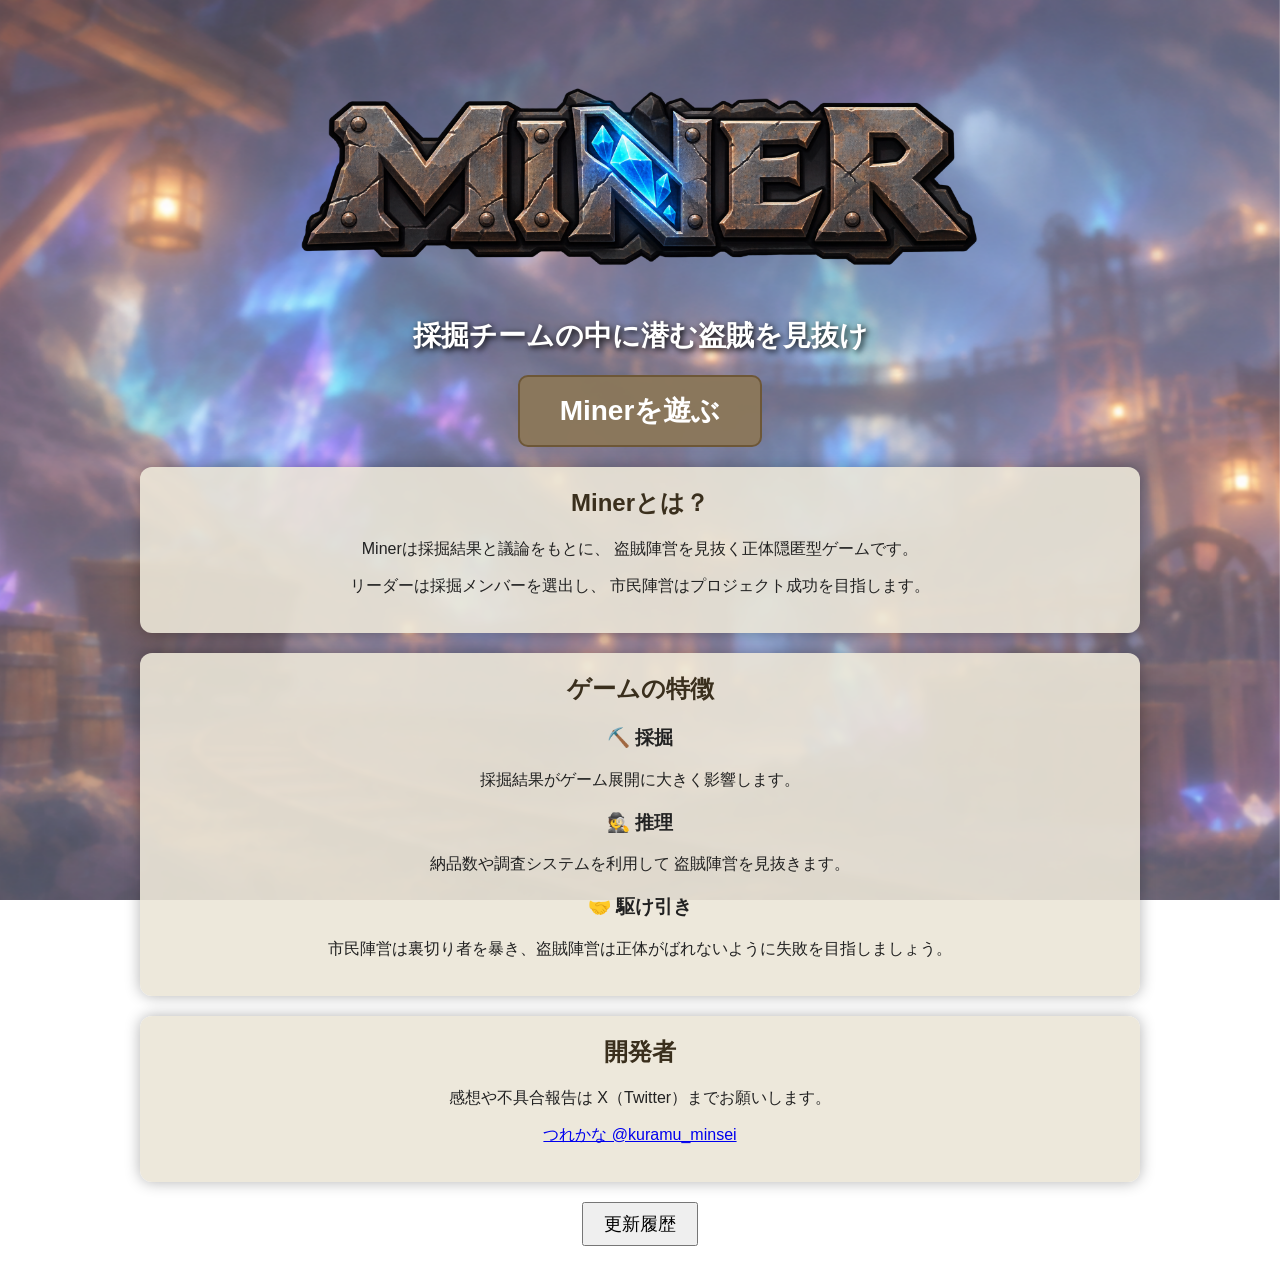
<file: index.html>
<!doctype html>
<html lang="ja">
  <head>
    <meta charset="UTF-8" />
    <meta name="viewport" content="width=device-width, initial-scale=1.0" />

    <title>Miner Official Site</title>

    <link rel="stylesheet" href="official.css" />
  </head>

  <body>
    <div id="backgroundLayer"></div>

    <main>
      <section id="hero">
        <img
          src="Miner image/background/Miner-logo.png"
          alt="Miner"
          id="logo"
        />

        <p class="catchCopy">採掘チームの中に潜む盗賊を見抜け</p>

        <a href="game.html">
          <button class="mainButton">Minerを遊ぶ</button>
        </a>
      </section>

      <section class="panel">
        <h2>Minerとは？</h2>

        <p>
          Minerは採掘結果と議論をもとに、 盗賊陣営を見抜く正体隠匿型ゲームです。
        </p>

        <p>
          リーダーは採掘メンバーを選出し、
          市民陣営はプロジェクト成功を目指します。
        </p>
      </section>

      <section class="panel">
        <h2>ゲームの特徴</h2>

        <h3>⛏️ 採掘</h3>

        <p>採掘結果がゲーム展開に大きく影響します。</p>

        <h3>🕵️ 推理</h3>

        <p>納品数や調査システムを利用して 盗賊陣営を見抜きます。</p>

        <h3>🤝 駆け引き</h3>

        <p>
          市民陣営は裏切り者を暴き、盗賊陣営は正体がばれないように失敗を目指しましょう。
        </p>
      </section>
      <section class="panel">
        <h2>開発者</h2>

        <p>感想や不具合報告は X（Twitter）までお願いします。</p>

        <p>
          <a href="https://x.com/kuramu_minsei" target="_blank">
            つれかな @kuramu_minsei
          </a>
        </p>
      </section>
      <a href="changelog.html">
        <button class="subButton">更新履歴</button>
      </a>
    </main>
  </body>
</html>
</file>
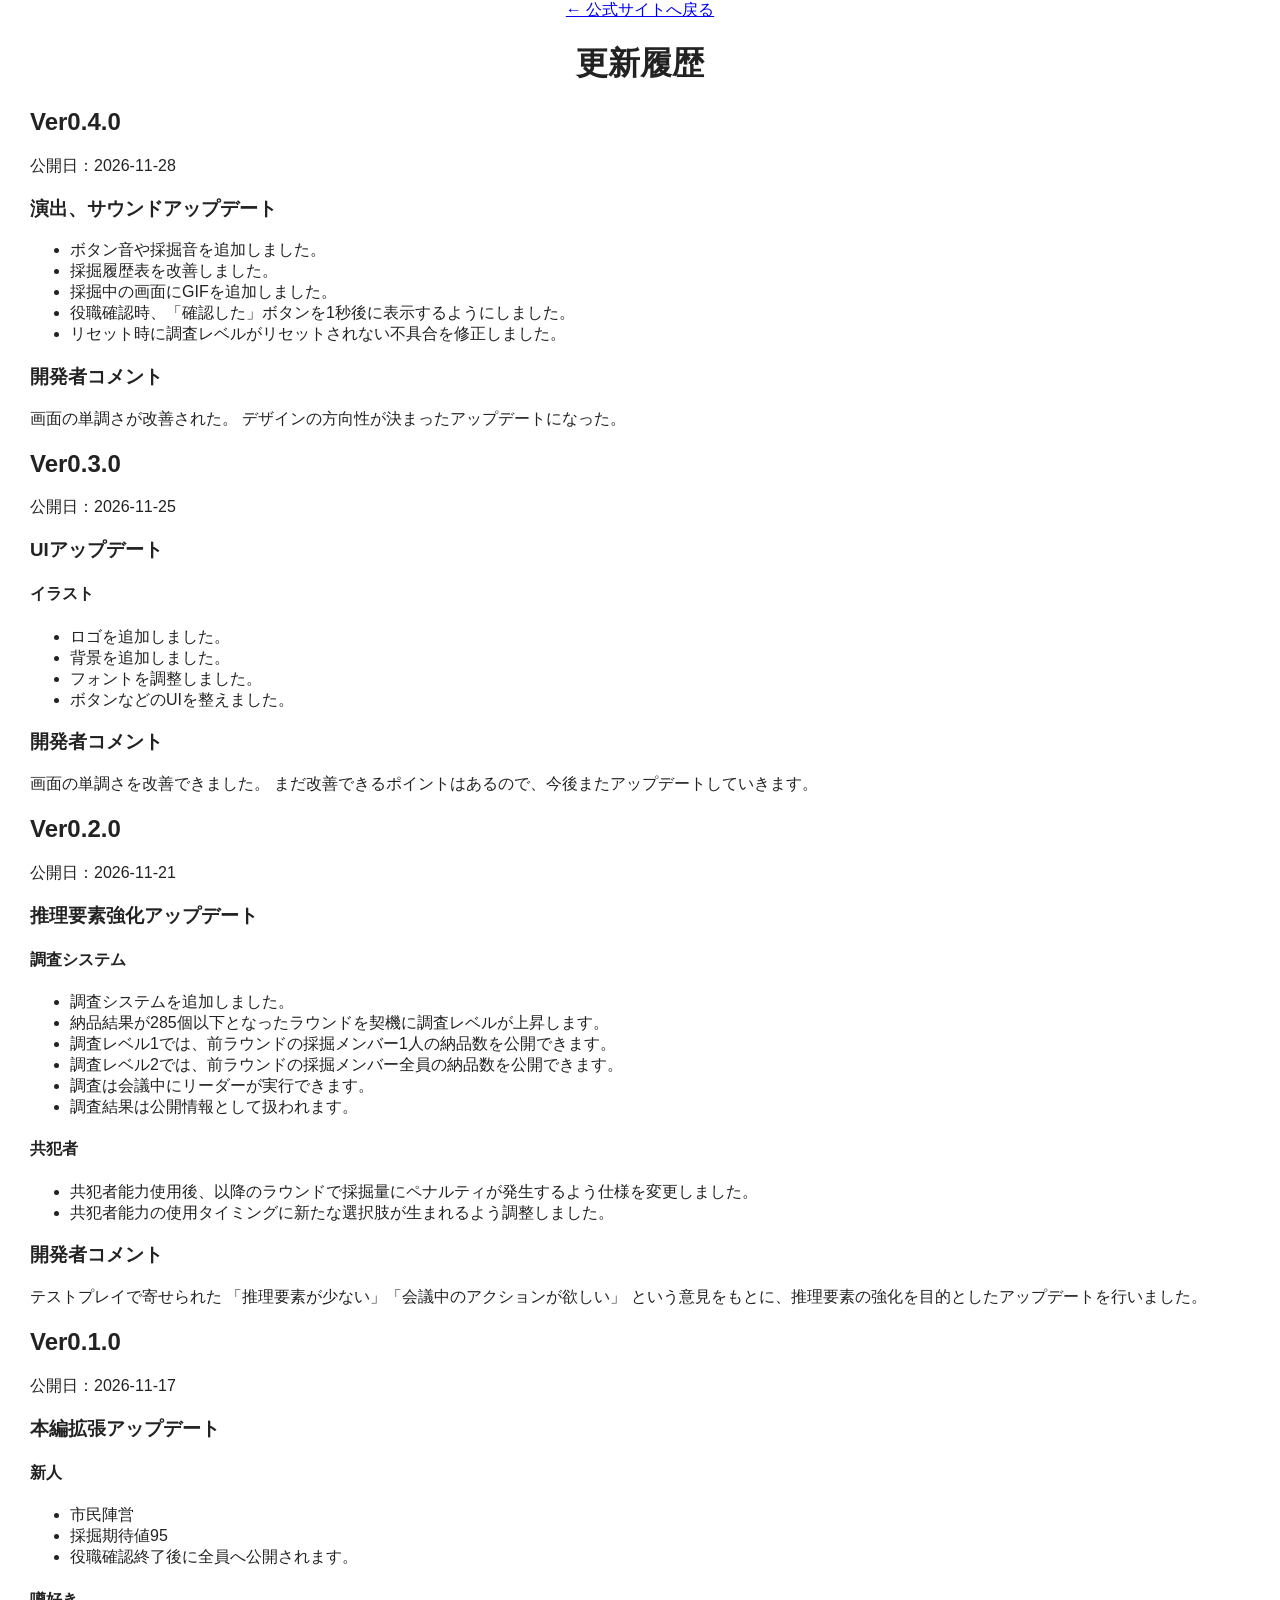
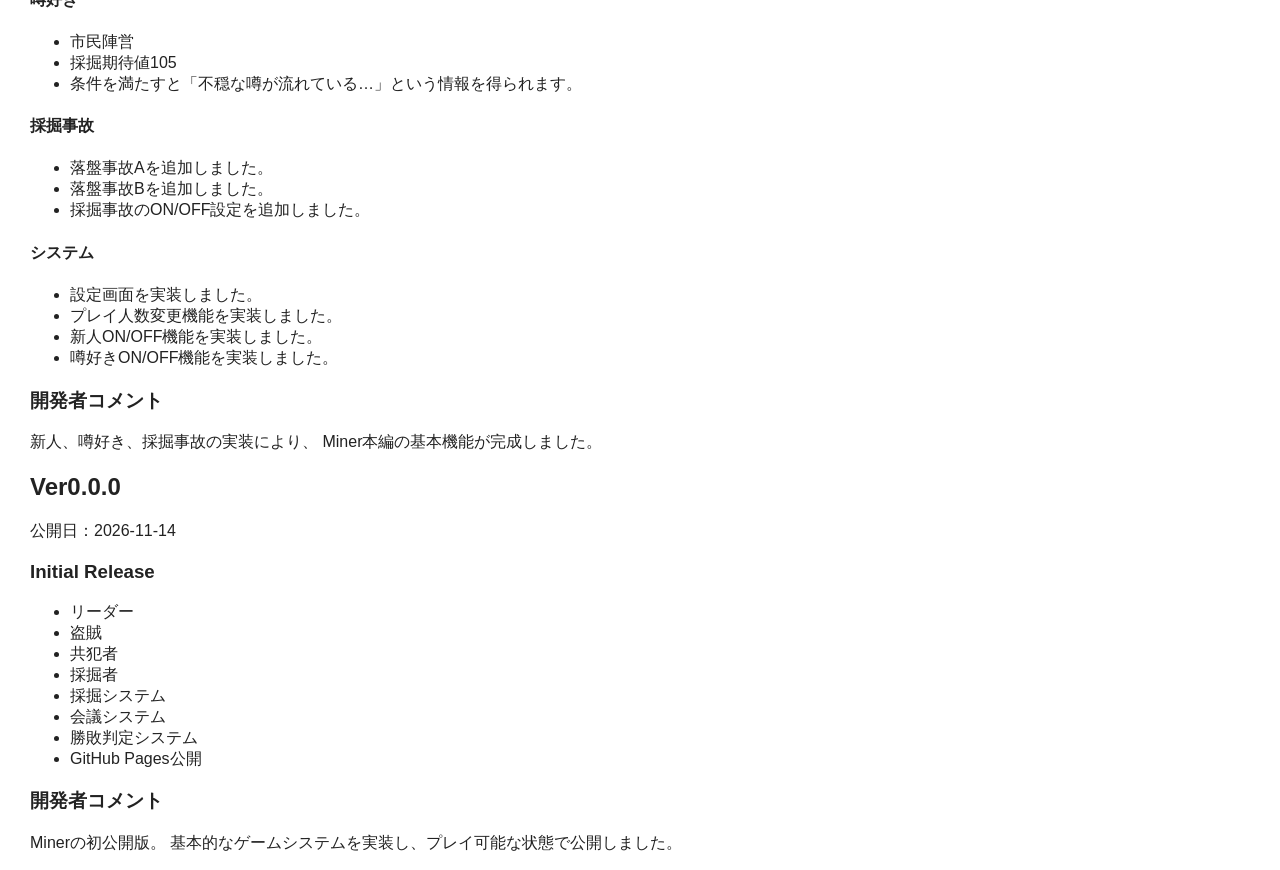
<file: changelog.html>
<!doctype html>

<html lang="ja">
  <head>
    <meta charset="UTF-8" />

    <meta name="viewport" content="width=device-width, initial-scale=1.0" />

    <title>Miner Changelog</title>

    <link rel="stylesheet" href="official.css" />
  </head>

  <body>
    <a href="index.html"> ← 公式サイトへ戻る </a>

    <h1>更新履歴</h1>

    <section class="changelogPanel">
      <h2>Ver0.4.0</h2>

      <p>公開日：2026-11-28</p>

      <h3>演出、サウンドアップデート</h3>

      <ul>
        <li>ボタン音や採掘音を追加しました。</li>
        <li>採掘履歴表を改善しました。</li>
        <li>採掘中の画面にGIFを追加しました。</li>
        <li>役職確認時、「確認した」ボタンを1秒後に表示するようにしました。</li>
        <li>リセット時に調査レベルがリセットされない不具合を修正しました。</li>
      </ul>

      <h3>開発者コメント</h3>

      <p>
        画面の単調さが改善された。
        デザインの方向性が決まったアップデートになった。
      </p>
    </section>

    <section class="changelogPanel">
      <h2>Ver0.3.0</h2>

      <p>公開日：2026-11-25</p>

      <h3>UIアップデート</h3>

      <h4>イラスト</h4>

      <ul>
        <li>ロゴを追加しました。</li>
        <li>背景を追加しました。</li>
        <li>フォントを調整しました。</li>
        <li>ボタンなどのUIを整えました。</li>
      </ul>

      <h3>開発者コメント</h3>

      <p>
        画面の単調さを改善できました。
        まだ改善できるポイントはあるので、今後またアップデートしていきます。
      </p>
    </section>

    <section class="changelogPanel">
      <h2>Ver0.2.0</h2>

      <p>公開日：2026-11-21</p>

      <h3>推理要素強化アップデート</h3>

      <h4>調査システム</h4>

      <ul>
        <li>調査システムを追加しました。</li>
        <li>
          納品結果が285個以下となったラウンドを契機に調査レベルが上昇します。
        </li>
        <li>
          調査レベル1では、前ラウンドの採掘メンバー1人の納品数を公開できます。
        </li>
        <li>
          調査レベル2では、前ラウンドの採掘メンバー全員の納品数を公開できます。
        </li>
        <li>調査は会議中にリーダーが実行できます。</li>
        <li>調査結果は公開情報として扱われます。</li>
      </ul>

      <h4>共犯者</h4>

      <ul>
        <li>
          共犯者能力使用後、以降のラウンドで採掘量にペナルティが発生するよう仕様を変更しました。
        </li>
        <li>
          共犯者能力の使用タイミングに新たな選択肢が生まれるよう調整しました。
        </li>
      </ul>

      <h3>開発者コメント</h3>

      <p>
        テストプレイで寄せられた
        「推理要素が少ない」「会議中のアクションが欲しい」
        という意見をもとに、推理要素の強化を目的としたアップデートを行いました。
      </p>
    </section>

    <section class="changelogPanel">
      <h2>Ver0.1.0</h2>

      <p>公開日：2026-11-17</p>

      <h3>本編拡張アップデート</h3>

      <h4>新人</h4>

      <ul>
        <li>市民陣営</li>
        <li>採掘期待値95</li>
        <li>役職確認終了後に全員へ公開されます。</li>
      </ul>

      <h4>噂好き</h4>

      <ul>
        <li>市民陣営</li>
        <li>採掘期待値105</li>
        <li>条件を満たすと「不穏な噂が流れている…」という情報を得られます。</li>
      </ul>

      <h4>採掘事故</h4>

      <ul>
        <li>落盤事故Aを追加しました。</li>
        <li>落盤事故Bを追加しました。</li>
        <li>採掘事故のON/OFF設定を追加しました。</li>
      </ul>

      <h4>システム</h4>

      <ul>
        <li>設定画面を実装しました。</li>
        <li>プレイ人数変更機能を実装しました。</li>
        <li>新人ON/OFF機能を実装しました。</li>
        <li>噂好きON/OFF機能を実装しました。</li>
      </ul>

      <h3>開発者コメント</h3>

      <p>
        新人、噂好き、採掘事故の実装により、 Miner本編の基本機能が完成しました。
      </p>
    </section>

    <section class="changelogPanel">
      <h2>Ver0.0.0</h2>

      <p>公開日：2026-11-14</p>

      <h3>Initial Release</h3>

      <ul>
        <li>リーダー</li>
        <li>盗賊</li>
        <li>共犯者</li>
        <li>採掘者</li>
        <li>採掘システム</li>
        <li>会議システム</li>
        <li>勝敗判定システム</li>
        <li>GitHub Pages公開</li>
      </ul>

      <h3>開発者コメント</h3>

      <p>
        Minerの初公開版。
        基本的なゲームシステムを実装し、プレイ可能な状態で公開しました。
      </p>
    </section>
  </body>
</html>
</file>
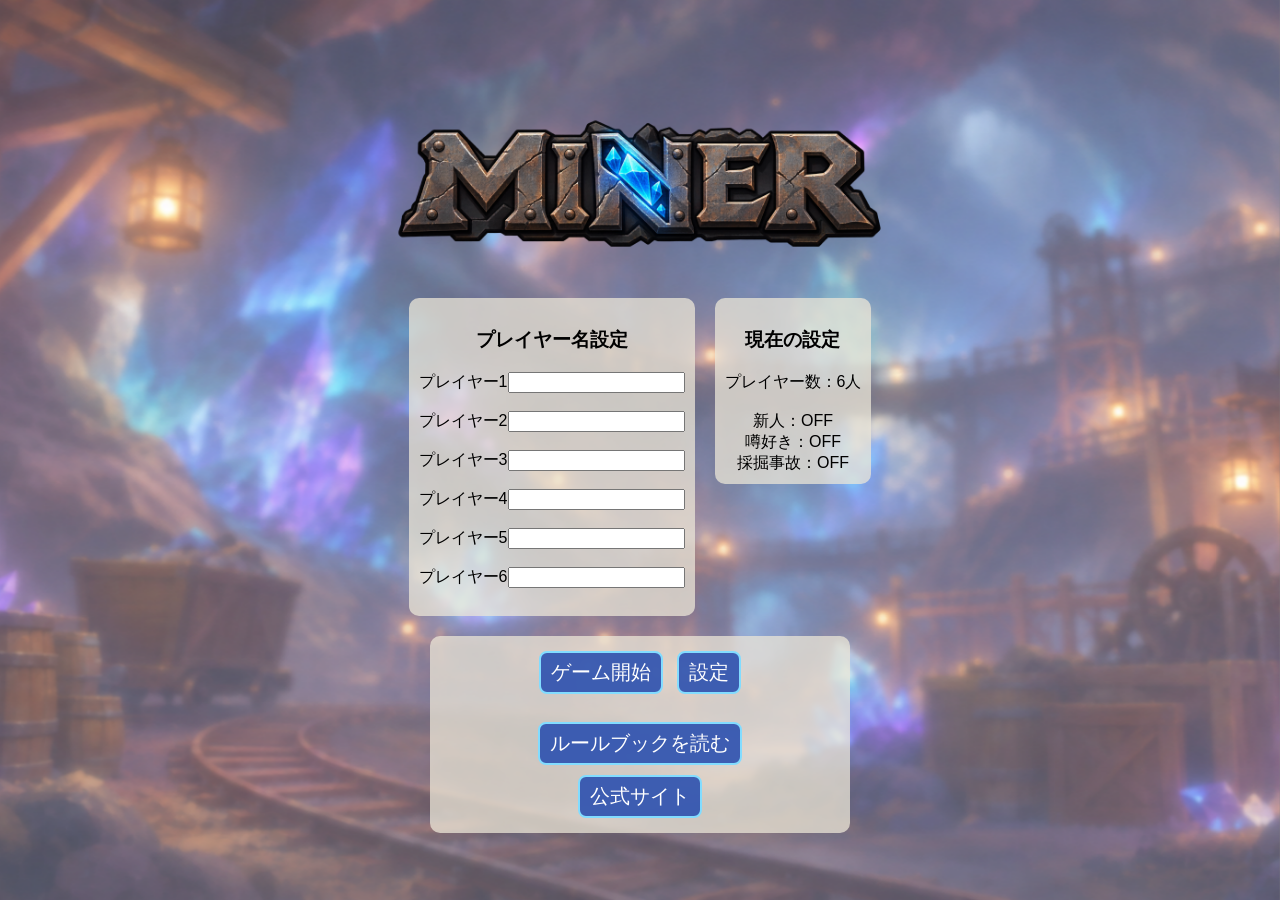
<file: game.html>
<html>
  <head>
    <title>Miner</title>

    <meta name="viewport" content="width=device-width, initial-scale=1.0" />

    <link rel="stylesheet" href="style.css" />
  </head>
  <!-- 音関連 -->
  <audio id="clickSound">
    <source src="Miner image/sound/click.mp3" type="audio/mpeg" />
  </audio>
  <audio id="miningSound">
    <source src="Miner image/sound/mining-sound.mp3" type="audio/mpeg" />
  </audio>

  <body>
    <div id="backgroundLayer"></div>

    <h1 id="title">
      <img src="Miner image/background/Miner-logo.png" alt="Miner" />
    </h1>
    <!-- 以下、ホーム画面 -->
    <div id="homescreen">
      <div id="homeArea">
        <!-- プレイヤー名の処理 -->
        <div id="playerSetupArea">
          <div id="playerNameArea"></div>
          <div id="settingSummary"></div>
        </div>
      </div>
      <div id="homeButton">
        <button id="startButton" onclick="startGame()">ゲーム開始</button>
        <button id="settingsButton" onclick="showSettings()">設定</button>
        <br /><br />

        <button id="ruleBookButton" onclick="showRuleBook()">
          ルールブックを読む
        </button>
        <br />
        <button id="officialButton" onclick="location.href = 'index.html'">
          公式サイト
        </button>
      </div>
    </div>

    <!-- 以上、ホーム画面 -->

    <!-- 以下、ゲーム画面 -->
    <h2 id="roundDisplay">Round 1</h2>
    <h3 id="scoreDisplay">市民 0勝　盗賊 0勝</h3>

    <div id="selectionArea">
      <h3>採掘メンバー選択</h3>

      <div id="playerSelect"></div>
    </div>
    <div id="meetingDisplay"></div>
    <div id="accompliceDisplay"></div>
    <div id="roleDisplay"></div>
    <div id="roleDisplay"></div>
    <div id="selectionButtonArea"></div>
    <!-- 以上、ゲーム画面 -->

    <div id="result"></div>

    <div id="settingsDisplay"></div>

    <div id="ruleBookDisplay"></div>

    <script src="script.js"></script>

    <div id="historyDisplay"></div>
  </body>
</html>
</file>
<file: official.css>
html {
  overflow-y: scroll;
}

body {
  margin: 0;

  text-align: center;

  font-family: "Yu Gothic", sans-serif;

  color: #222;
}

/* 背景 */

#backgroundLayer {
  position: fixed;

  inset: 0;

  z-index: -1;

  background-image: url("Miner image/background/Miner-background.png");

  background-size: cover;

  background-position: center;

  background-repeat: no-repeat;
}

/* 全体レイアウト */

main {
  width: min(1000px, 95%);

  margin: auto;

  padding: 20px;
}

/* ロゴ */

#logo {
  width: min(700px, 90%);

  height: auto;

  margin-top: 40px;
}

/* キャッチコピー */

.catchCopy {
  font-size: 28px;

  font-weight: bold;

  color: white;

  text-shadow: 2px 2px 6px black;

  margin: 20px 0;
}

/* パネル */

.panel {
  background-color: rgba(235, 230, 215, 0.9);

  border-radius: 12px;

  padding: 20px;

  margin: 20px auto;

  box-shadow: 0 0 15px rgba(0, 0, 0, 0.3);
}

/* 見出し */

.panel h2 {
  margin-top: 0;

  color: #3a2f1d;
}

/* ゲーム開始ボタン */

.mainButton {
  font-size: 28px;

  font-weight: bold;

  padding: 15px 40px;

  border-radius: 10px;

  border: 2px solid #6d5737;

  background-color: rgba(140, 120, 90, 0.95);

  color: white;

  cursor: pointer;
}

.mainButton:hover {
  background-color: rgba(165, 140, 105, 0.95);
}
.subButton {
  font-size: 18px;

  padding: 8px 20px;
}
/* スクリーンショット */

.screenshot {
  width: min(800px, 100%);

  border-radius: 10px;

  margin-top: 10px;
}
.changelogPanel {
  text-align: left;
  padding-left: 30px;
}

/* スマホ */

@media screen and (max-width: 768px) {
  .catchCopy {
    font-size: 20px;
  }

  .mainButton {
    width: 90%;

    font-size: 24px;
  }
}
</file>
<file: style.css>
html {
  overflow-y: scroll;
}
#title img {
  max-width: 500px;

  width: 90%;

  height: auto;
}
body {
  background-color: rgba(0, 0, 0, 0.5);
  text-align: center;
  font-family: sans-serif;
  margin-top: 100px;

  font-family: "Trebuchet MS", "Yu Gothic", sans-serif;
}
#backgroundLayer {
  position: fixed;

  top: 0;

  left: 0;

  width: 100%;

  height: 100%;

  background-image: url("Miner image/background/Miner-background.png");

  background-size: cover;

  background-position: center;

  background-repeat: no-repeat;

  z-index: -1;
}
h2,
h3 {
  font-family: Georgia, serif;
}

#homeButton,
#selectionButtonArea,
#playerNameArea,
#settingSummary,
#roundDisplay,
#scoreDisplay,
#selectionArea,
#roleDisplay,
#meetingDisplay,
#accompliceDisplay,
#result,
#settingsDisplay,
#ruleBookDisplay,
#historyDisplay {
  background-color: rgba(235, 230, 215, 0.75);

  border-radius: 10px;

  padding: 10px;

  margin: 10px auto;

  max-width: 400px;
}
#playerSetupArea {
  display: inline-flex;

  justify-content: center;

  gap: 20px;

  align-items: flex-start;
}
#panel {
  background-color: rgba(235, 230, 215, 0.85);

  border-radius: 10px;

  padding: 10px;

  margin: 10px auto;

  max-width: 800px;
}

/* ホーム画面での不要な表示消す用 */
#selectionButtonArea:empty,
#meetingDisplay:empty,
#roleDisplay:empty,
#result:empty,
#settingsDisplay:empty,
#ruleBookDisplay:empty,
#historyDisplay:empty,
#accompliceDisplay:empty {
  display: none;
}
/* ホーム画面での不要な表示消す用 */

#playerSelect {
  text-align: left;

  display: inline-block;
}
#historyDisplay {
  overflow-x: auto;

  margin-top: 20px;
}
button {
  background-color: rgba(50, 84, 176, 0.93);

  color: white;

  border: 2px solid rgb(130, 220, 255);

  border-radius: 8px;

  font-size: 20px;

  padding: 6px 10px;

  margin: 5px;
}
button:hover {
  background-color: rgba(34, 69, 134, 0.95);
}
button:disabled {
  background-color: rgba(120, 120, 120, 0.7);

  color: #ddd;

  box-shadow: 2px 2px 6px rgba(0, 0, 0, 0.3);
}
#ruleBookDisplay button {
  width: 200px;
}
#roleDisplay {
  font-size: 24px;

  font-weight: bold;
}
input[type="checkbox"] {
  width: 19px;

  height: 19px;
}
.ruleCard {
  text-align: left;

  border: 2px solid #444;

  border-radius: 8px;

  padding: 15px;

  margin: 15px auto;

  max-width: 600px;

  background-color: #f8f8f8;
}
.ruleCard h3 {
  text-align: center;
}
input[type="radio"] {
  width: 24px;
  height: 24px;
}
/* 採掘履歴表 */
#historyDisplay td {
  font-weight: bold;
}
#historyDisplay td,
#historyDisplay th {
  background-color: rgba(233, 229, 219, 0.95);
}

/* スマホ専用設定 */
@media screen and (max-width: 768px) {
  #title img {
    width: min(90%, 500px);

    height: auto;
  }

  body {
    font-size: 24px;
    background-attachment: scroll;
    margin-top: 20px;
  }

  h1 {
    font-size: 40px;
  }

  h2 {
    font-size: 32px;
  }

  h3 {
    font-size: 28px;
  }

  button {
    font-size: 24px;

    padding: 15px 25px;

    margin: 8px;

    border-radius: 8px;
  }

  input[type="checkbox"] {
    width: 32px;

    height: 32px;
  }

  input[type="text"],
  input[type="number"] {
    width: 180px;

    font-size: 24px;

    padding: 10px;

    border: 3px solid #444;

    border-radius: 8px;
  }

  table {
    font-size: 20px;
  }

  td,
  th {
    padding: 8px;
  }
  #playerSetupArea {
    display: flex;

    flex-direction: column;

    align-items: center;
  }
}
</file>
